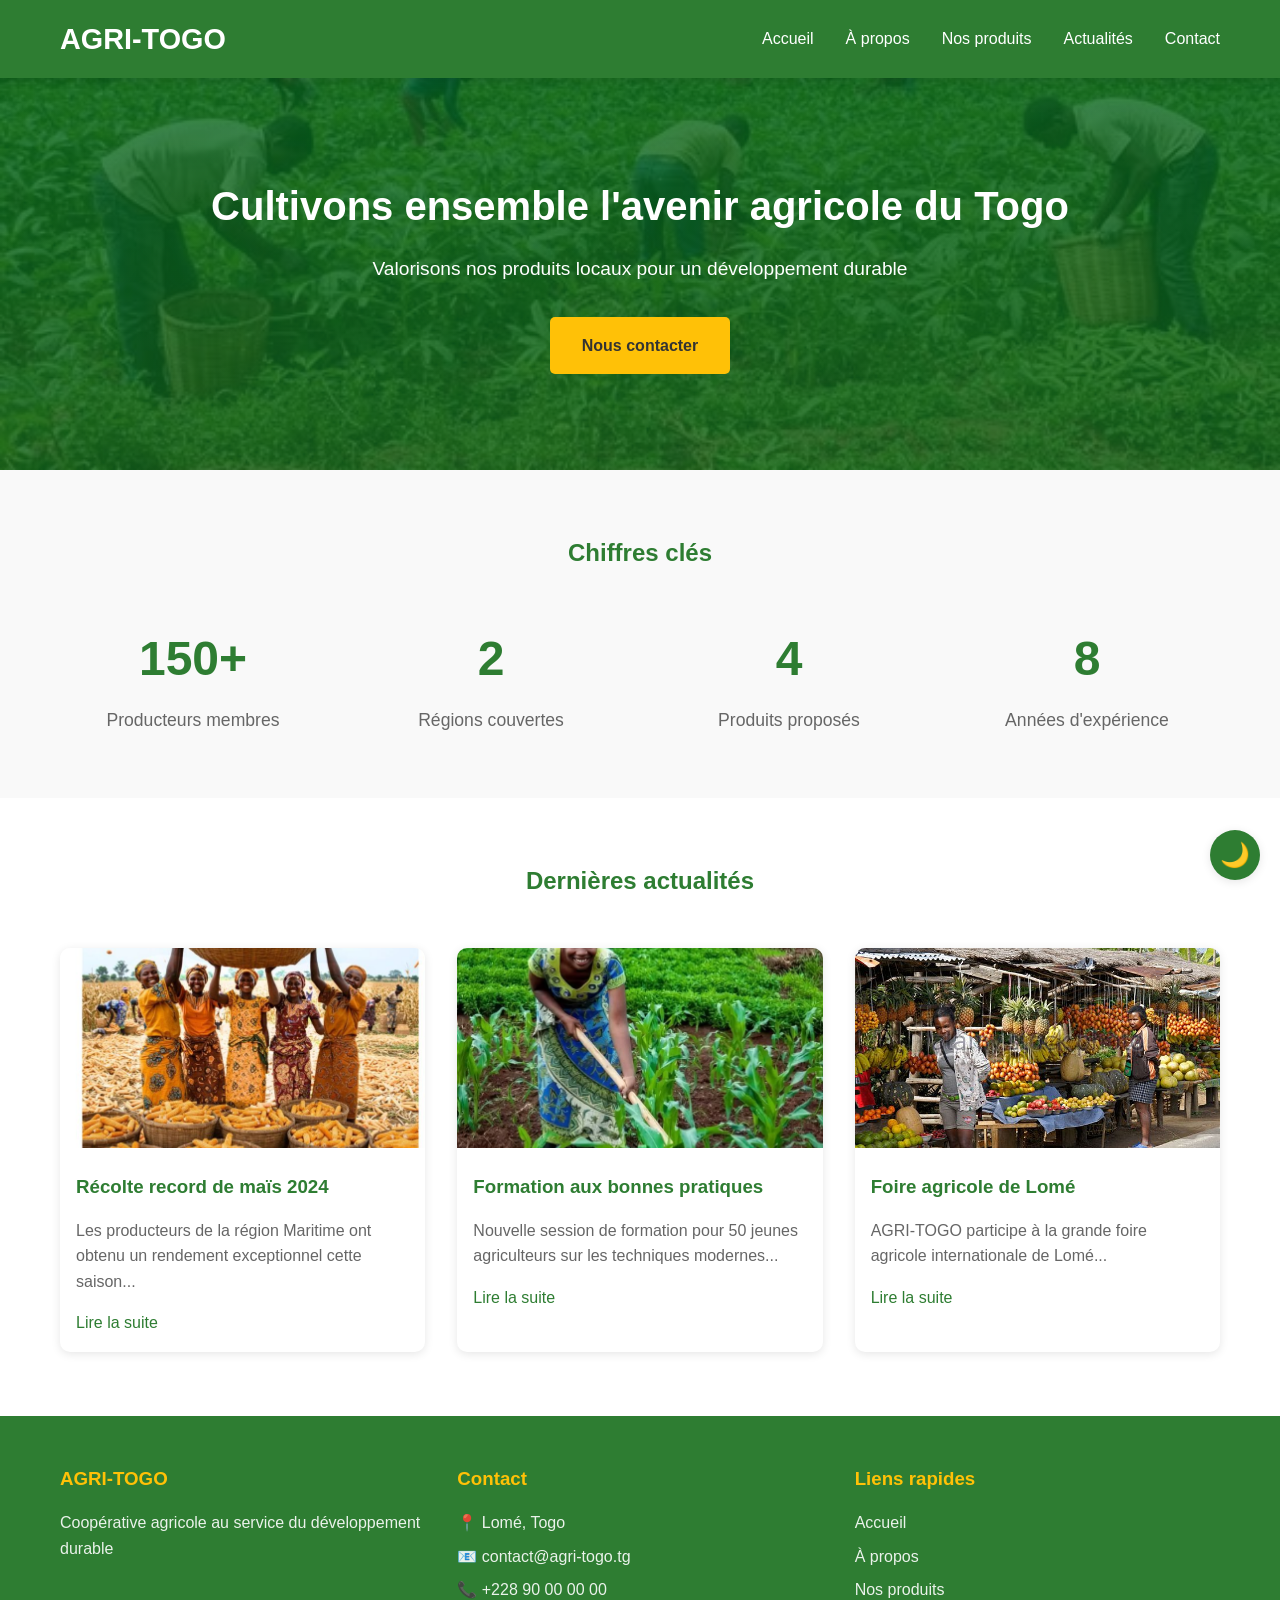
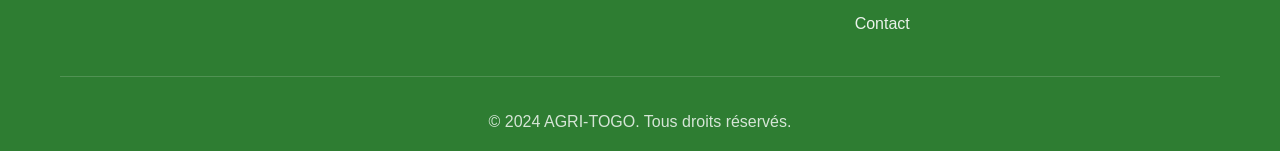
<file: index.html>
<!DOCTYPE html>
<html lang="fr">
<head>
    <meta charset="UTF-8">
    <meta name="viewport" content="width=device-width, initial-scale=1.0">
    <title>AGRI-TOGO - Coopérative Agricole</title>
    <link rel="stylesheet" href="style.css">
</head>
<body>
    <!---============Barre de navigation=================--->
    <header>
        <div class="container">
            <div class="logo">
                <h1>AGRI-TOGO</h1>
            </div>
            <nav>
                <ul class="nav-links">
                    <li><a href="index.html" class="active">Accueil</a></li>
                    <li><a href="a-propos.html">À propos</a></li>
                    <li><a href="produits.html">Nos produits</a></li>
                    <li><a href="actualites.html">Actualités</a></li>
                    <li><a href="contact.html">Contact</a></li>
                </ul>

                <!---=======Menu hamburger=======--->
                <div class="hamburger">
                    <span></span>
                    <span></span>
                    <span></span>
                </div>
            </nav>
        </div>
    </header>

    <main>
        <section class="hero">
            <div class="container">
                <h2>Cultivons ensemble l'avenir agricole du Togo</h2>
                <p>Valorisons nos produits locaux pour un développement durable</p>
                <a href="contact.html" class="cta-button">Nous contacter</a>
            </div>
        </section>

        <section class="chiffres-cles">
            <div class="container">
                <h2>Chiffres clés</h2>
                <div class="chiffres-grid">
                    <div class="chiffre">
                        <h3>150+</h3>
                        <p>Producteurs membres</p>
                    </div>
                    <div class="chiffre">
                        <h3>2</h3>
                        <p>Régions couvertes</p>
                    </div>
                    <div class="chiffre">
                        <h3>4</h3>
                        <p>Produits proposés</p>
                    </div>
                    <div class="chiffre">
                        <h3>8</h3>
                        <p>Années d'expérience</p>
                    </div>
                </div>
            </div>
        </section>

        <section class="dernieres-actualites">
            <div class="container">
                <h2>Dernières actualités</h2>
                <div class="actualites-grid">
                    <article class="actualite">
                        <img src="image/r-recor.jpg" alt="Récolte de maïs">
                        <h3>Récolte record de maïs 2024</h3>
                        <p>Les producteurs de la région Maritime ont obtenu un rendement exceptionnel cette saison...</p>
                        <a href="actualites.html" class="lire-suite">Lire la suite</a>
                    </article>
                    <article class="actualite">
                        <img src="image/ppp.jpg" alt="Formation agricole">
                        <h3>Formation aux bonnes pratiques</h3>
                        <p>Nouvelle session de formation pour 50 jeunes agriculteurs sur les techniques modernes...</p>
                        <a href="actualites.html" class="lire-suite">Lire la suite</a>
                    </article>
                    <article class="actualite">
                        <img src="image/Vente.jpg" alt="Foire agricole">
                        <h3>Foire agricole de Lomé</h3>
                        <p>AGRI-TOGO participe à la grande foire agricole internationale de Lomé...</p>
                        <a href="actualites.html" class="lire-suite">Lire la suite</a>
                    </article>
                </div>
            </div>
        </section>
    </main>

    <!---============footer===============--->

    <footer>
        <div class="container">
            <div class="footer-content">
                <div class="footer-section">
                    <h3>AGRI-TOGO</h3>
                    <p>Coopérative agricole au service du développement durable</p>
                </div>
                <div class="footer-section">
                    <h3>Contact</h3>
                    <p>📍 Lomé, Togo</p>
                    <p>📧 contact@agri-togo.tg</p>
                    <p>📞 +228 90 00 00 00</p>
                </div>
                <div class="footer-section">
                    <h3>Liens rapides</h3>
                    <ul>
                            <li><a href="index.html">Accueil</a></li>
                            <li><a href="a-propos.html">À propos</a></li>
                            <li><a href="produits.html">Nos produits</a></li>
                            <li><a href="contact.html">Contact</a></li>
                    </ul>
                </div>
            </div>
            <div class="footer-bottom">
                <p>&copy; 2024 AGRI-TOGO. Tous droits réservés.</p>
            </div>
        </div>
    </footer>

    <script src="script.js"></script>
</body>
</html>
</file>
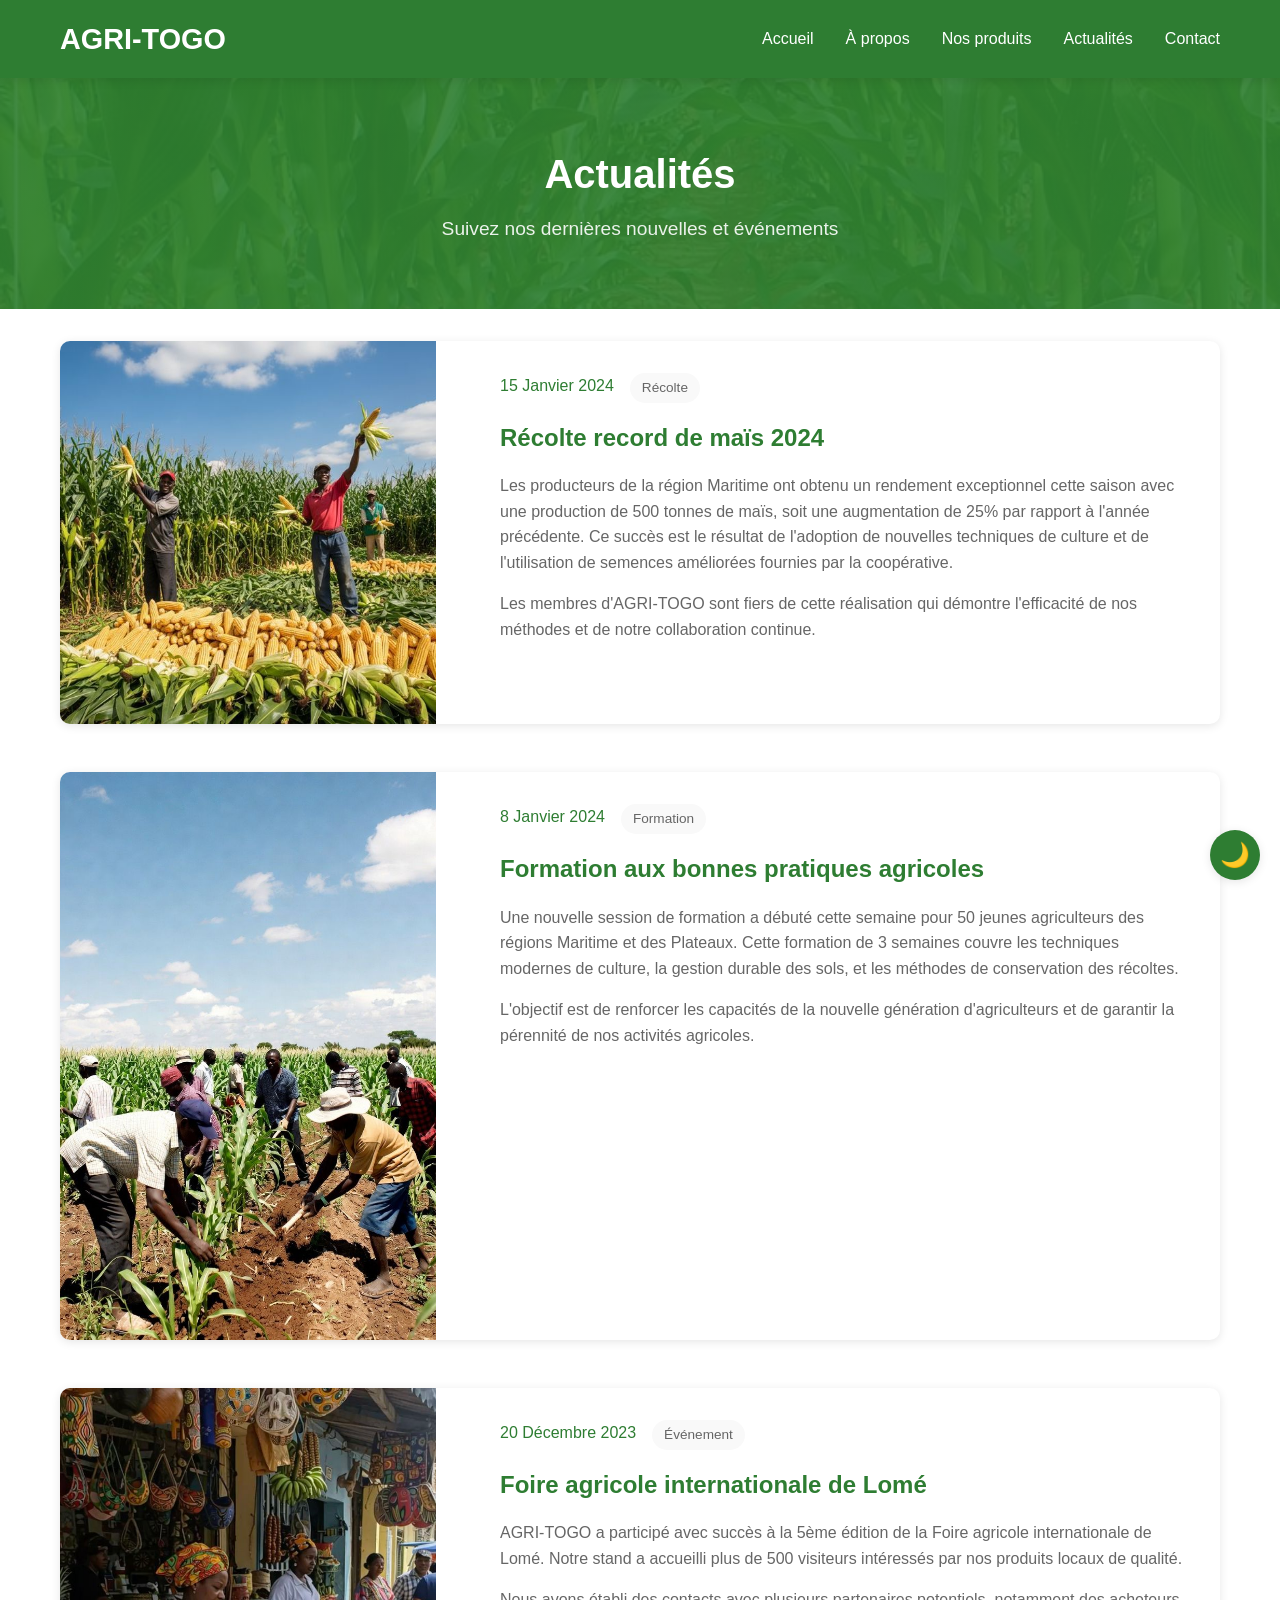
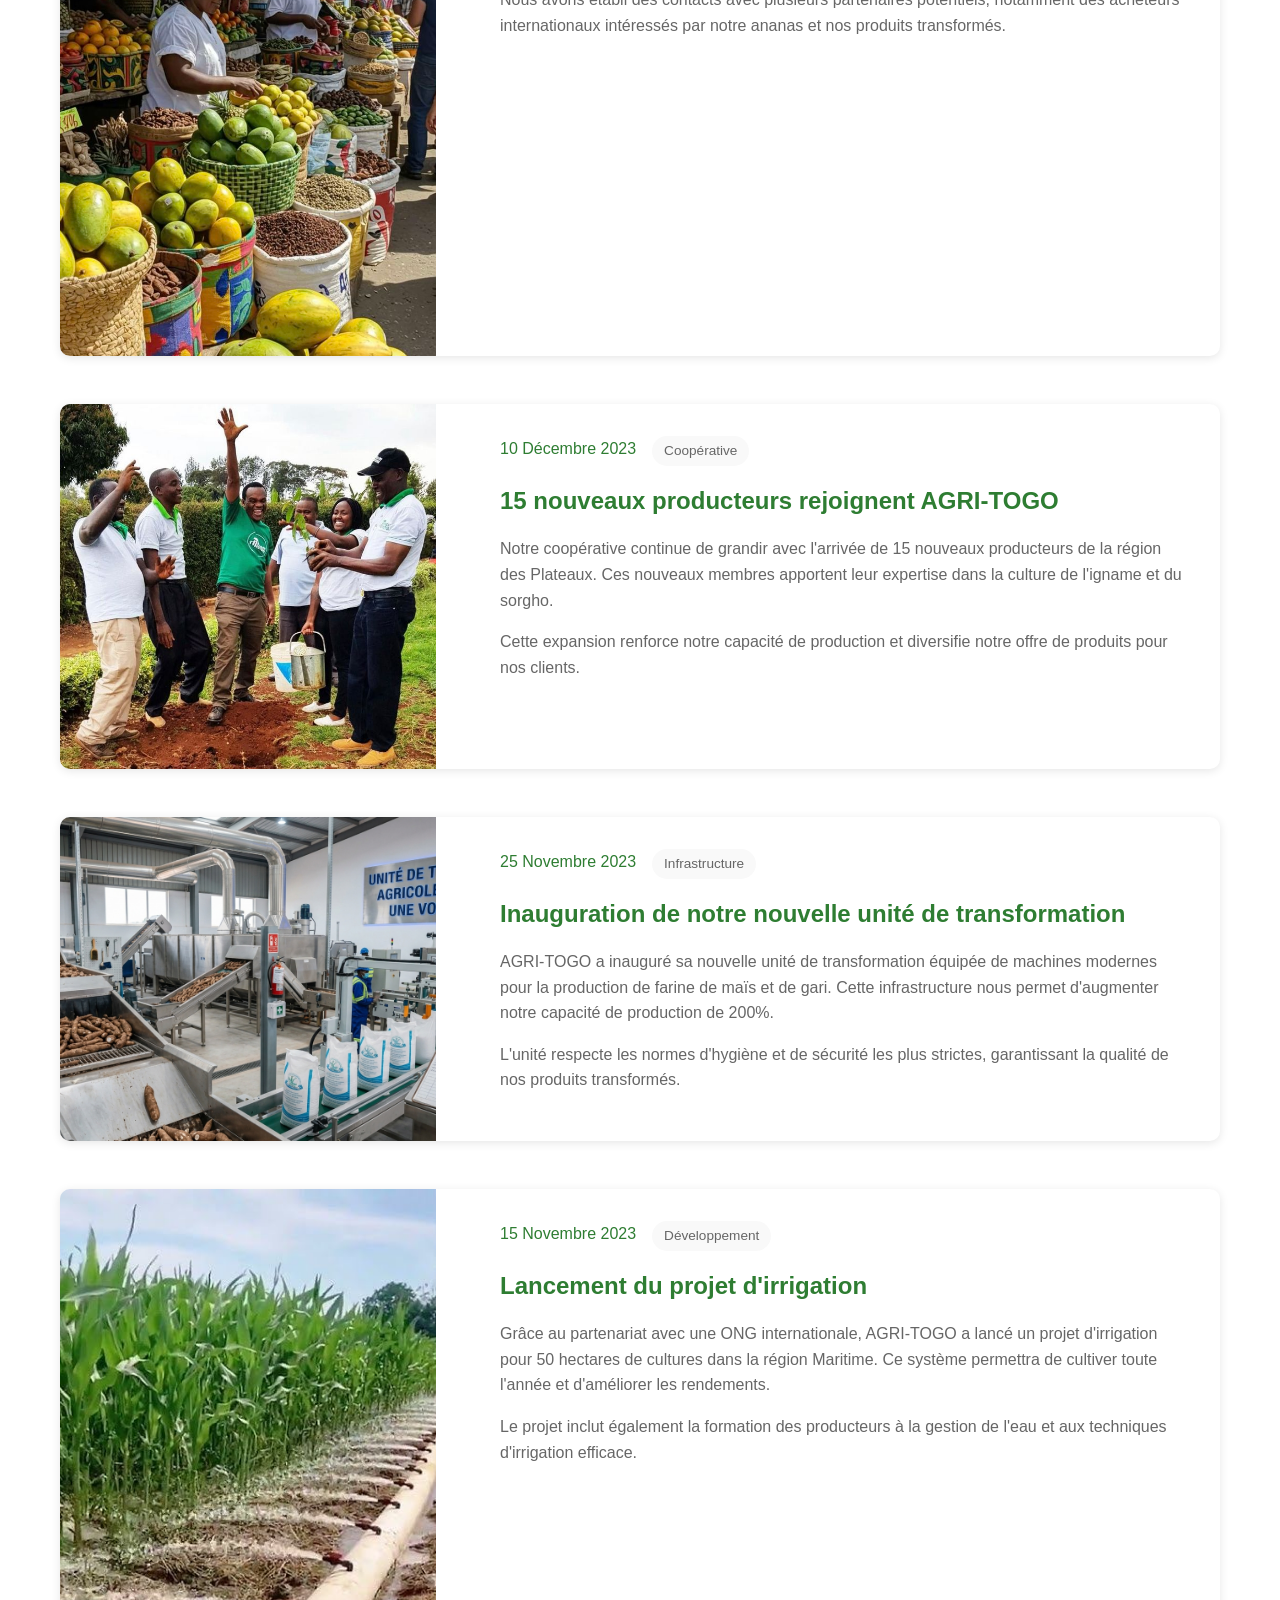
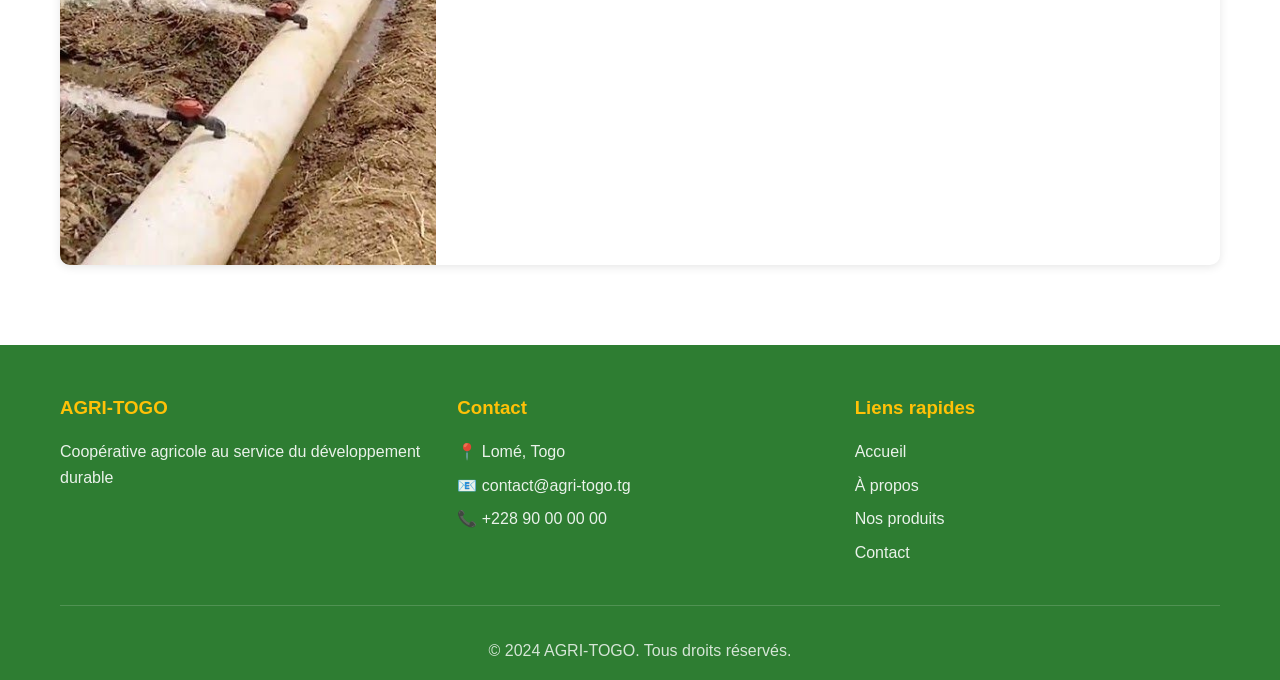
<file: actualites.html>
<!DOCTYPE html>
<html lang="fr">
<head>
    <meta charset="UTF-8">
    <meta name="viewport" content="width=device-width, initial-scale=1.0">
    <title>Actualités - AGRI-TOGO</title>
    <link rel="stylesheet" href="style.css">
</head>
<body>
    <!---============Barre de navigation=================--->
    <header>
        <div class="container">
            <div class="logo">
                <h1>AGRI-TOGO</h1>
            </div>
            <nav>
                <ul class="nav-links">
                    <li><a href="index.html">Accueil</a></li>
                    <li><a href="a-propos.html">À propos</a></li>
                    <li><a href="produits.html">Nos produits</a></li>
                    <li><a href="actualites.html" class="active">Actualités</a></li>
                    <li><a href="contact.html">Contact</a></li>
                </ul>

                <!---=======Menu hamburger=======--->
                <div class="hamburger">
                    <span></span>
                    <span></span>
                    <span></span>
                </div>
            </nav>
        </div>
    </header>

    <main>

        <!---============Section actualités===============--->
        <section class="page-header">
            <div class="container">
                <h1>Actualités</h1>
                <p>Suivez nos dernières nouvelles et événements</p>
            </div>
        </section>

        <section class="actualites-liste">
            <div class="container">
                <article class="actualite-item">
                    <div class="actualite-image">
                        <img src="image/maîs-recolte.jpg" alt="Récolte de maïs">
                    </div>
                    <div class="actualite-content">
                        <div class="actualite-meta">
                            <span class="date">15 Janvier 2024</span>
                            <span class="categorie">Récolte</span>
                        </div>
                        <h2>Récolte record de maïs 2024</h2>
                        <p>Les producteurs de la région Maritime ont obtenu un rendement exceptionnel cette saison avec une production de 500 tonnes de maïs, soit une augmentation de 25% par rapport à l'année précédente. Ce succès est le résultat de l'adoption de nouvelles techniques de culture et de l'utilisation de semences améliorées fournies par la coopérative.</p>
                        <p>Les membres d'AGRI-TOGO sont fiers de cette réalisation qui démontre l'efficacité de nos méthodes et de notre collaboration continue.</p>
                    </div>
                </article>

                <article class="actualite-item">
                    <div class="actualite-image">
                        <img src="image/bn-pratique.jpg" alt="Formation agricole">
                    </div>
                    <div class="actualite-content">
                        <div class="actualite-meta">
                            <span class="date">8 Janvier 2024</span>
                            <span class="categorie">Formation</span>
                        </div>
                        <h2>Formation aux bonnes pratiques agricoles</h2>
                        <p>Une nouvelle session de formation a débuté cette semaine pour 50 jeunes agriculteurs des régions Maritime et des Plateaux. Cette formation de 3 semaines couvre les techniques modernes de culture, la gestion durable des sols, et les méthodes de conservation des récoltes.</p>
                        <p>L'objectif est de renforcer les capacités de la nouvelle génération d'agriculteurs et de garantir la pérennité de nos activités agricoles.</p>
                    </div>
                </article>

                <article class="actualite-item">
                    <div class="actualite-image">
                        <img src="image/Marché Africain.jpg" alt="Foire agricole">
                    </div>
                    <div class="actualite-content">
                        <div class="actualite-meta">
                            <span class="date">20 Décembre 2023</span>
                            <span class="categorie">Événement</span>
                        </div>
                        <h2>Foire agricole internationale de Lomé</h2>
                        <p>AGRI-TOGO a participé avec succès à la 5ème édition de la Foire agricole internationale de Lomé. Notre stand a accueilli plus de 500 visiteurs intéressés par nos produits locaux de qualité.</p>
                        <p>Nous avons établi des contacts avec plusieurs partenaires potentiels, notamment des acheteurs internationaux intéressés par notre ananas et nos produits transformés.</p>
                    </div>
                </article>

                <article class="actualite-item">
                    <div class="actualite-image">
                        <img src="image/n-membres.jpg" alt="Nouveaux membres">
                    </div>
                    <div class="actualite-content">
                        <div class="actualite-meta">
                            <span class="date">10 Décembre 2023</span>
                            <span class="categorie">Coopérative</span>
                        </div>
                        <h2>15 nouveaux producteurs rejoignent AGRI-TOGO</h2>
                        <p>Notre coopérative continue de grandir avec l'arrivée de 15 nouveaux producteurs de la région des Plateaux. Ces nouveaux membres apportent leur expertise dans la culture de l'igname et du sorgho.</p>
                        <p>Cette expansion renforce notre capacité de production et diversifie notre offre de produits pour nos clients.</p>
                    </div>
                </article>

                <article class="actualite-item">
                    <div class="actualite-image">
                        <img src="image/image_3c932571.png" width="100" height="100" alt="Unité de transformation">
                    </div>
                    <div class="actualite-content">
                        <div class="actualite-meta">
                            <span class="date">25 Novembre 2023</span>
                            <span class="categorie">Infrastructure</span>
                        </div>
                        <h2>Inauguration de notre nouvelle unité de transformation</h2>
                        <p>AGRI-TOGO a inauguré sa nouvelle unité de transformation équipée de machines modernes pour la production de farine de maïs et de gari. Cette infrastructure nous permet d'augmenter notre capacité de production de 200%.</p>
                        <p>L'unité respecte les normes d'hygiène et de sécurité les plus strictes, garantissant la qualité de nos produits transformés.</p>
                    </div>
                </article>

                <article class="actualite-item">
                    <div class="actualite-image">
                        <img src="image/irrigation.jpg" alt="Projet irrigation">
                    </div>
                    <div class="actualite-content">
                        <div class="actualite-meta">
                            <span class="date">15 Novembre 2023</span>
                            <span class="categorie">Développement</span>
                        </div>
                        <h2>Lancement du projet d'irrigation</h2>
                        <p>Grâce au partenariat avec une ONG internationale, AGRI-TOGO a lancé un projet d'irrigation pour 50 hectares de cultures dans la région Maritime. Ce système permettra de cultiver toute l'année et d'améliorer les rendements.</p>
                        <p>Le projet inclut également la formation des producteurs à la gestion de l'eau et aux techniques d'irrigation efficace.</p>
                    </div>
                </article>
            </div>
        </section>
    </main>

    <!---============footer===============--->
    <footer>
        <div class="container">
            <div class="footer-content">
                <div class="footer-section">
                    <h3>AGRI-TOGO</h3>
                    <p>Coopérative agricole au service du développement durable</p>
                </div>
                <div class="footer-section">
                    <h3>Contact</h3>
                    <p>📍 Lomé, Togo</p>
                    <p>📧 contact@agri-togo.tg</p>
                    <p>📞 +228 90 00 00 00</p>
                </div>
                <div class="footer-section">
                    <h3>Liens rapides</h3>
                    <ul>
                        <li><a href="index.html">Accueil</a></li>
                        <li><a href="a-propos.html">À propos</a></li>
                        <li><a href="produits.html">Nos produits</a></li>
                        <li><a href="contact.html">Contact</a></li>
                    </ul>
                </div>
            </div>
            <div class="footer-bottom">
                <p>&copy; 2024 AGRI-TOGO. Tous droits réservés.</p>
            </div>
        </div>
    </footer>

    <script src="script.js"></script>
</body>
</html>
</file>
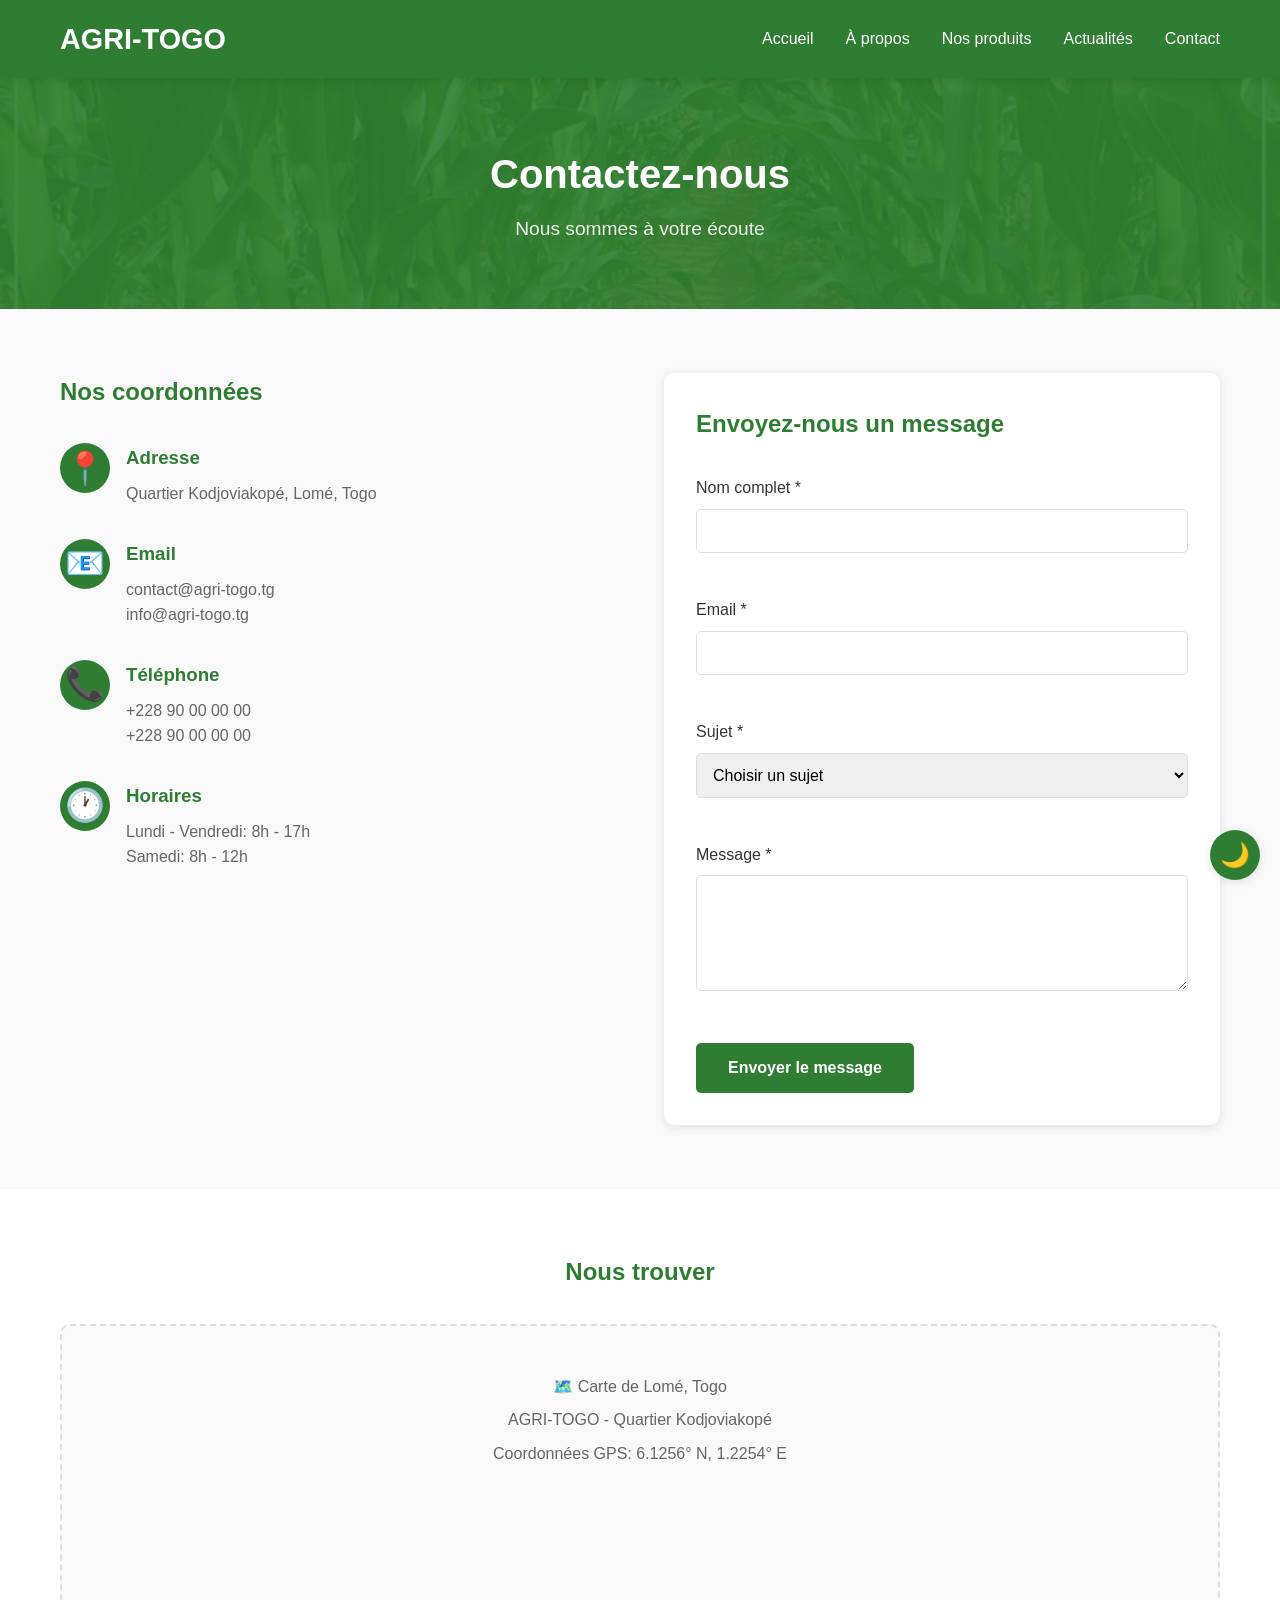
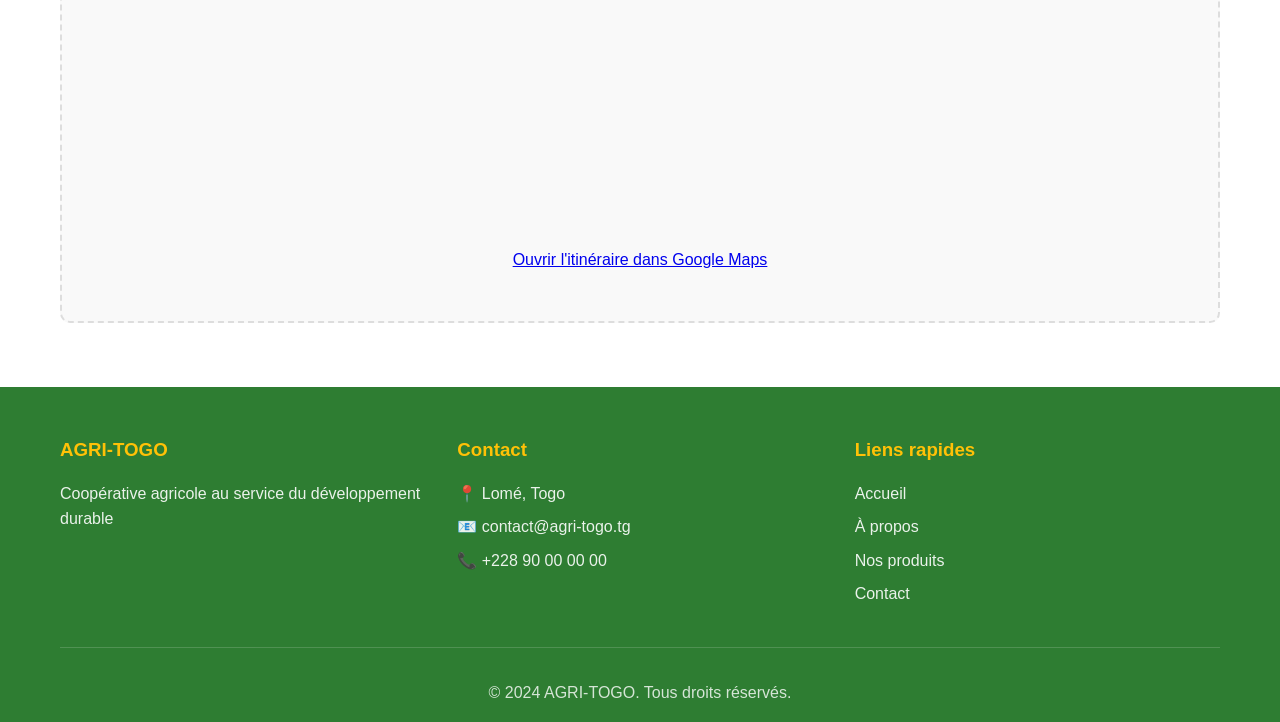
<file: contact.html>
<!DOCTYPE html>
<html lang="fr">
<head>
    <meta charset="UTF-8">
    <meta name="viewport" content="width=device-width, initial-scale=1.0">
    <title>Contact - AGRI-TOGO</title>
    <link rel="stylesheet" href="style.css">
</head>
<body>
    <!---============Barre de navigation=================--->
    <header>
        <div class="container">
            <div class="logo">
                <h1>AGRI-TOGO</h1>
            </div>
            <nav>
                <ul class="nav-links">
                    <li><a href="index.html">Accueil</a></li>
                    <li><a href="a-propos.html">À propos</a></li>
                    <li><a href="produits.html">Nos produits</a></li>
                    <li><a href="actualites.html">Actualités</a></li>
                    <li><a href="contact.html" class="active">Contact</a></li>
                </ul>

                <!---=======Menu hamburger=======--->
                <div class="hamburger">
                    <span></span>
                    <span></span>
                    <span></span>
                </div>
            </nav>
        </div>
    </header>

    <main>
        <section class="page-header">
            <div class="container">
                <h1>Contactez-nous</h1>
                <p>Nous sommes à votre écoute</p>
            </div>
        </section>

      <!---============Section contact===============--->  

        <section class="contact-section">
            <div class="container">
                <div class="contact-content">
                    <div class="contact-info">
                        <h2>Nos coordonnées</h2>
                        <div class="info-item">
                            <div class="info-icon">📍</div>
                            <div class="info-text">
                                <h3>Adresse</h3>
                                <p>Quartier Kodjoviakopé, Lomé, Togo</p>
                            </div>
                        </div>
                        <div class="info-item">
                            <div class="info-icon">📧</div>
                            <div class="info-text">
                                <h3>Email</h3>
                                <p>contact@agri-togo.tg</p>
                                <p>info@agri-togo.tg</p>
                            </div>
                        </div>
                        <div class="info-item">
                            <div class="info-icon">📞</div>
                            <div class="info-text">
                                <h3>Téléphone</h3>
                                <p>+228 90 00 00 00</p>
                                <p>+228 90 00 00 00</p>
                            </div>
                        </div>
                        <div class="info-item">
                            <div class="info-icon">🕐</div>
                            <div class="info-text">
                                <h3>Horaires</h3>
                                <p>Lundi - Vendredi: 8h - 17h</p>
                                <p>Samedi: 8h - 12h</p>
                            </div>
                        </div>
                    </div>

                    <!---============Formulaire de contact===============--->

                    <div class="contact-form">
                        <h2>Envoyez-nous un message</h2>
                        <form id="contactForm">
                            <div class="form-group">
                                <label for="nom">Nom complet *</label>
                                <input type="text" id="nom" name="nom" required>
                                <span class="error-message"></span>
                            </div>
                            <div class="form-group">
                                <label for="email">Email *</label>
                                <input type="email" id="email" name="email" required>
                                <span class="error-message"></span>
                            </div>
                            <div class="form-group">
                                <label for="sujet">Sujet *</label>
                                <select id="sujet" name="sujet" required>
                                    <option value="">Choisir un sujet</option>
                                    <option value="information">Demande d'information</option>
                                    <option value="partenariat">Proposition de partenariat</option>
                                    <option value="commande">Commande de produits</option>
                                    <option value="adhesion">Adhésion à la coopérative</option>
                                    <option value="autre">Autre</option>
                                </select>
                                <span class="error-message"></span>
                            </div>
                            <div class="form-group">
                                <label for="message">Message *</label>
                                <textarea id="message" name="message" rows="5" required></textarea>
                                <span class="error-message"></span>
                            </div>
                            <button type="submit" class="submit-btn">Envoyer le message</button>
                        </form>
                        <div id="formSuccess" class="success-message">
                            <p>✓ Votre message a été envoyé avec succès ! Nous vous répondrons dans les plus brefs délais.</p>
                        </div>
                    </div>
                </div>
            </div>
        </section>

        <!---============Section carte et itinéraire===============--->

        <section class="map-section">
            <div class="container">
                <h2>Nous trouver</h2>
                <div class="map-placeholder">
                    <div class="map-content">
                        <p>🗺️ Carte de Lomé, Togo</p>
                        <p>AGRI-TOGO - Quartier Kodjoviakopé</p>
                        <p>Coordonnées GPS: 6.1256° N, 1.2254° E</p>
                        <iframe 
                src="https://maps.google.com/maps?q=Kodjoviakop%C3%A9,+Lom%C3%A9,+Togo&t=&z=16&ie=UTF8&iwloc=&output=embed" 
                width="100%" 
                height="350" 
                style="border:0; border-radius: var(--radius, 8px);" 
                allowfullscreen="" 
                loading="lazy" 
                referrerpolicy="no-referrer-when-downgrade">
            </iframe>
        </div>
        
        <!-- Bouton direct vers votre lien Google Maps -->
        <div style="text-align: center; margin-top: 15px;">
            <a href="https://maps.app.goo.gl/mjLLKNpsAV3gKmQQ9" target="_blank" rel="noopener noreferrer" class="btn btn-outline">
                Ouvrir l'itinéraire dans Google Maps 
            </a>
        </div>
                    </div>
                </div>
            </div>
        </section>
    </main>

    <!---============footer===============--->

    <footer>
        <div class="container">
            <div class="footer-content">
                <div class="footer-section">
                    <h3>AGRI-TOGO</h3>
                    <p>Coopérative agricole au service du développement durable</p>
                </div>
                <div class="footer-section">
                    <h3>Contact</h3>
                    <p>📍 Lomé, Togo</p>
                    <p>📧 contact@agri-togo.tg</p>
                    <p>📞 +228 90 00 00 00</p>
                </div>
                <div class="footer-section">
                    <h3>Liens rapides</h3>
                    <ul>
                        <li><a href="index.html">Accueil</a></li>
                        <li><a href="a-propos.html">À propos</a></li>
                        <li><a href="produits.html">Nos produits</a></li>
                        <li><a href="contact.html">Contact</a></li>
                    </ul>
                </div>
            </div>
            <div class="footer-bottom">
                <p>&copy; 2024 AGRI-TOGO. Tous droits réservés.</p>
            </div>
        </div>
    </footer>

    <script src="script.js"></script>
</body>
</html>
</file>
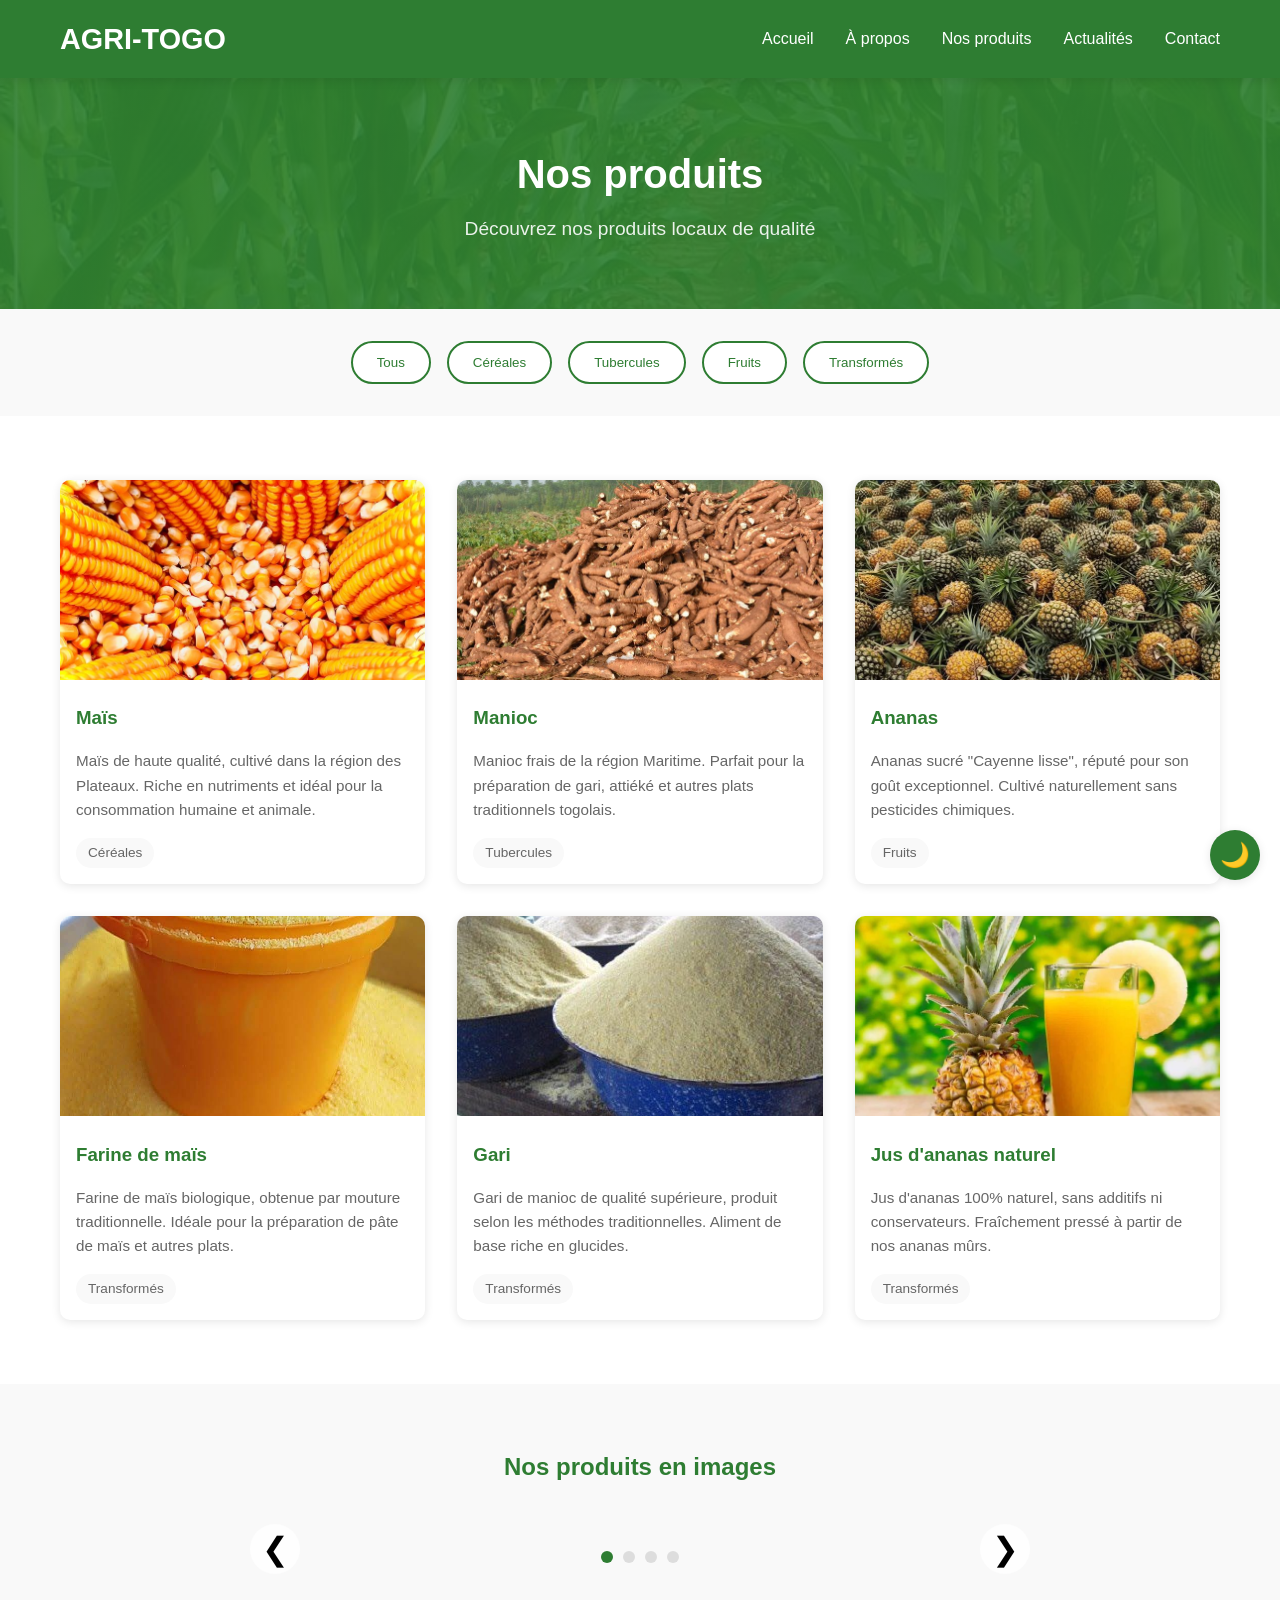
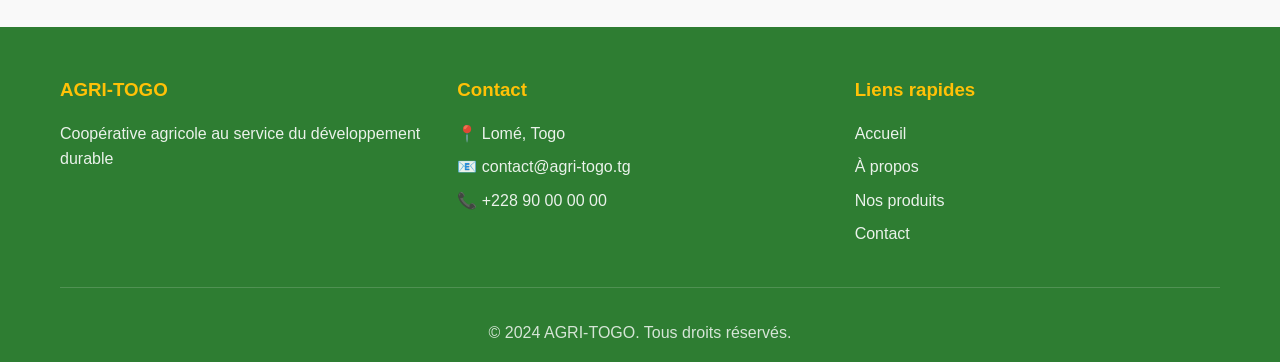
<file: produits.html>
<!DOCTYPE html>
<html lang="fr">
<head>
    <meta charset="UTF-8">
    <meta name="viewport" content="width=device-width, initial-scale=1.0">
    <title>Nos produits - AGRI-TOGO</title>
    <link rel="stylesheet" href="style.css">
</head>
<body>
    <!---============Barre de navigation=================--->

    <header>
        <div class="container">
            <div class="logo">
                <h1>AGRI-TOGO</h1>
            </div>
            <nav>
                <ul class="nav-links">
                    <li><a href="index.html">Accueil</a></li>
                    <li><a href="a-propos.html">À propos</a></li>
                    <li><a href="produits.html" class="active">Nos produits</a></li>
                    <li><a href="actualites.html">Actualités</a></li>
                    <li><a href="contact.html">Contact</a></li>
                </ul>

                <!---=======Menu hamburger=======--->

                <div class="hamburger">
                    <span></span>
                    <span></span>
                    <span></span>
                </div>
            </nav>
        </div>
    </header>

    <main>

        <!---============Section nos produits===============--->

        <section class="page-header">
            <div class="container">
                <h1>Nos produits</h1>
                <p>Découvrez nos produits locaux de qualité</p>
            </div>
        </section>

        <!---============Section filtres===============--->

        <section class="filtres">
            <div class="container">
                <div class="filtre-buttons">
                    <button class="filtre-btn" data-filtre="tous">Tous</button>
                    <button class="filtre-btn" data-filtre="cereales">Céréales</button>
                    <button class="filtre-btn" data-filtre="tubercules">Tubercules</button>
                    <button class="filtre-btn" data-filtre="fruits">Fruits</button>
                    <button class="filtre-btn" data-filtre="transformes">Transformés</button>
                </div>
            </div>
        </section>

        <section class="produits">
            <div class="container">
                <div class="produits-grid">
                    <div class="produit" data-categorie="cereales">
                        <img src="image/Maize 🌾.jpg" width="400" alt="Maïs">
                        <h3>Maïs</h3>
                        <p>Maïs de haute qualité, cultivé dans la région des Plateaux. Riche en nutriments et idéal pour la consommation humaine et animale.</p>
                        <span class="categorie">Céréales</span>
                    </div>
                    <div class="produit" data-categorie="tubercules">
                        <img src="image/manioc.jpg" width="400" alt="Manioc">
                        <h3>Manioc</h3>
                        <p>Manioc frais de la région Maritime. Parfait pour la préparation de gari, attiéké et autres plats traditionnels togolais.</p>
                        <span class="categorie">Tubercules</span>
                    </div>
                    <div class="produit" data-categorie="fruits">
                        <img src="image/Ananas.jpg" width="400" height="300" alt="Ananas">
                        <h3>Ananas</h3>
                        <p>Ananas sucré "Cayenne lisse", réputé pour son goût exceptionnel. Cultivé naturellement sans pesticides chimiques.</p>
                        <span class="categorie">Fruits</span>
                    </div>
                    <div class="produit" data-categorie="transformes">
                        <img src="image/farine-maîs.jpg" width="400" height="300" alt="Farine de maïs">
                        <h3>Farine de maïs</h3>
                        <p>Farine de maïs biologique, obtenue par mouture traditionnelle. Idéale pour la préparation de pâte de maïs et autres plats.</p>
                        <span class="categorie">Transformés</span>
                    </div>
                    <div class="produit" data-categorie="transformes">
                        <img src="image/Gari du Togo.jpg" width="400" height="300" alt="Gari">
                        <h3>Gari</h3>
                        <p>Gari de manioc de qualité supérieure, produit selon les méthodes traditionnelles. Aliment de base riche en glucides.</p>
                        <span class="categorie">Transformés</span>
                    </div>
                    <div class="produit" data-categorie="transformes">
                        <img src="image/Jus d’ananas.jpg" width="400" height="300" alt="Jus d'ananas">
                        <h3>Jus d'ananas naturel</h3>
                        <p>Jus d'ananas 100% naturel, sans additifs ni conservateurs. Fraîchement pressé à partir de nos ananas mûrs.</p>
                        <span class="categorie">Transformés</span>
                    </div>
                </div>
            </div>
        </section>

        <!---============Section carrousel===============--->

        <section class="carrousel-section">
            <div class="container">
                <h2>Nos produits en images</h2>
                <div class="carrousel">
                    <div class="carrousel-container">
                        <div class="carrousel-slide">
                            <img src="image/yellow corns.jpg" alt="Maïs">
                            <div class="carrousel-caption">
                                <h3>Maïs</h3>
                                <p>Cultivé avec passion dans nos champs</p>
                            </div>
                        </div>
                        <div class="carrousel-slide">
                            <img src="image/IM-manioc.jpg" alt="Manioc">
                            <div class="carrousel-caption">
                                <h3>Manioc</h3>
                                <p>La base de notre alimentation</p>
                            </div>
                        </div>
                        <div class="carrousel-slide">
                            <img src="image/l'ananas.jpg" alt="Ananas">
                            <div class="carrousel-caption">
                                <h3>Ananas</h3>
                                <p>Le fruit roi du Togo</p>
                            </div>
                        </div>
                        <div class="carrousel-slide">
                            <img src="image/farine.jpg" alt="Farine">
                            <div class="carrousel-caption">
                                <h3>Farine de maïs</h3>
                                <p>Transformée avec soin</p>
                            </div>
                        </div>
                    </div>
                    <button class="carrousel-prev">❮</button>
                    <button class="carrousel-next">❯</button>
                    <div class="carrousel-indicators">
                        <span class="indicator active"></span>
                        <span class="indicator"></span>
                        <span class="indicator"></span>
                        <span class="indicator"></span>
                    </div>
                </div>
            </div>
        </section>
    </main>

    <!---============footer===============--->

    <footer>
        <div class="container">
            <div class="footer-content">
                <div class="footer-section">
                    <h3>AGRI-TOGO</h3>
                    <p>Coopérative agricole au service du développement durable</p>
                </div>
                <div class="footer-section">
                    <h3>Contact</h3>
                    <p>📍 Lomé, Togo</p>
                    <p>📧 contact@agri-togo.tg</p>
                    <p>📞 +228 90 00 00 00</p>
                </div>
                <div class="footer-section">
                    <h3>Liens rapides</h3>
                    <ul>
                        <li><a href="index.html">Accueil</a></li>
                        <li><a href="a-propos.html">À propos</a></li>
                        <li><a href="produits.html">Nos produits</a></li>
                        <li><a href="contact.html">Contact</a></li>
                    </ul>
                </div>
            </div>
            <div class="footer-bottom">
                <p>&copy; 2024 AGRI-TOGO. Tous droits réservés.</p>
            </div>
        </div>
    </footer>

    <script src="script.js"></script>
</body>
</html>
</file>
<file: style.css>
/* Reset et base */
* {
    margin: 0;
    padding: 0;
    box-sizing: border-box;
}

:root {
    --primary-color: #2E7D32;
    --secondary-color: #8ddf90;
    --accent-color: #FFC107;
    --text-dark: #333333;
    --text-light: #666666;
    --bg-light: #f9f9f9;
    --bg-white: #ffffff;
    --border-color: #dddddd;
    --shadow: 0 2px 10px rgba(0, 0, 0, 0.1);
}

body {
    font-family: 'Segoe UI', Tahoma, Geneva, Verdana, sans-serif;
    line-height: 1.6;
    color: var(--text-dark);
    background-color: var(--bg-white);
}

.container {
    max-width: 1200px;
    margin: 0 auto;
    padding: 0 20px;
}

/* Header */
header {
    background-color: var(--primary-color);
    color: white;
    padding: 1rem 0;
    position: sticky;
    top: 0;
    z-index: 1000;
    box-shadow: var(--shadow);
}

header .container {
    display: flex;
    justify-content: space-between;
    align-items: center;
}

.logo h1 {
    font-size: 1.8rem;
    font-weight: bold;
    color: white;
}

nav {
    display: flex;
    align-items: center;
}

.nav-links {
    display: flex;
    list-style: none;
    gap: 2rem;
}

.nav-links a {
    color: white;
    text-decoration: none;
    font-weight: 500;
    transition: color 0.3s;
}

.nav-links a:hover,
.nav-links a.active {
    color: var(--accent-color);
}

.hamburger {
    display: none;
    flex-direction: column;
    cursor: pointer;
    gap: 5px;
}

.hamburger span {
    width: 25px;
    height: 3px;
    background-color: white;
    transition: 0.3s;
}

/* Main sections */
main {
    min-height: calc(100vh - 200px);
}

section {
    padding: 4rem 0;
}

/* Hero section */
.hero {
    background: linear-gradient(rgba(6, 101, 31, 0.8), rgba(17, 97, 30, 0.8)),
                url('image/cultivateurs.jpg') center/cover;
    color: white;
    text-align: center;
    padding: 6rem 0;
}

.hero h2 {
    font-size: 2.5rem;
    margin-bottom: 1rem;
}

.hero p {
    font-size: 1.2rem;
    margin-bottom: 2rem;
}

.cta-button {
    display: inline-block;
    background-color: var(--accent-color);
    color: var(--text-dark);
    padding: 1rem 2rem;
    text-decoration: none;
    border-radius: 5px;
    font-weight: bold;
    transition: transform 0.3s, background-color 0.3s;
}

.cta-button:hover {
    background-color: #FFD54F;
    transform: translateY(-2px);
}

/* Chiffres clés */
.chiffres-cles {
    background-color: var(--bg-light);
}

.chiffres-cles h2 {
    text-align: center;
    margin-bottom: 3rem;
    color: var(--primary-color);
}

.chiffres-grid {
    display: grid;
    grid-template-columns: repeat(auto-fit, minmax(200px, 1fr));
    gap: 2rem;
    text-align: center;
}

.chiffre h3 {
    font-size: 3rem;
    color: var(--primary-color);
    margin-bottom: 0.5rem;
}

.chiffre p {
    color: var(--text-light);
    font-size: 1.1rem;
}

/* Dernières actualités */
.dernieres-actualites h2 {
    text-align: center;
    margin-bottom: 3rem;
    color: var(--primary-color);
}

.actualites-grid {
    display: grid;
    grid-template-columns: repeat(auto-fit, minmax(300px, 1fr));
    gap: 2rem;
}

.actualite {
    background: white;
    border-radius: 10px;
    overflow: hidden;
    box-shadow: var(--shadow);
    transition: transform 0.3s;
}

.actualite:hover {
    transform: translateY(-5px);
}

.actualite img {
    width: 100%;
    height: 200px;
    object-fit: cover;
}

.actualite h3 {
    padding: 1rem;
    color: var(--primary-color);
}

.actualite p {
    padding: 0 1rem 1rem;
    color: var(--text-light);
}

.lire-suite {
    display: inline-block;
    margin: 0 1rem 1rem;
    color: var(--primary-color);
    text-decoration: none;
    font-weight: 500;
}

.lire-suite:hover {
    text-decoration: underline;
}

/* Page header */
.page-header {
    background: linear-gradient(rgba(46, 125, 50, 0.9), rgba(46, 125, 50, 0.9)),
                url('image/Maïs.jpg') center/cover;
    color: white;
    text-align: center;
    padding: 4rem 0;
}

.page-header h1 {
    font-size: 2.5rem;
    margin-bottom: 0.5rem;
}

.page-header p {
    font-size: 1.2rem;
    opacity: 0.9;
}

/* À propos */
.histoire .content-split {
    display: grid;
    grid-template-columns: 1fr 1fr;
    gap: 3rem;
    align-items: center;
}

.text-content h2 {
    color: var(--primary-color);
    margin-bottom: 1.5rem;
}

.text-content p {
    margin-bottom: 1rem;
    color: var(--text-light);
}

.image-content img {
    width: 100%;
    border-radius: 10px;
    box-shadow: var(--shadow);
}

.mission {
    background-color: var(--bg-light);
}

.mission h2 {
    text-align: center;
    margin-bottom: 3rem;
    color: var(--primary-color);
}

.mission-grid {
    display: grid;
    grid-template-columns: repeat(auto-fit, minmax(250px, 1fr));
    gap: 2rem;
}

.mission-item {
    background: white;
    padding: 2rem;
    border-radius: 10px;
    text-align: center;
    box-shadow: var(--shadow);
}

.mission-item h3 {
    font-size: 2rem;
    margin-bottom: 1rem;
}

.mission-item p {
    color: var(--text-light);
}

.valeurs h2 {
    text-align: center;
    margin-bottom: 3rem;
    color: var(--primary-color);
}

.valeurs-list {
    display: grid;
    grid-template-columns: repeat(auto-fit, minmax(250px, 1fr));
    gap: 2rem;
}

.valeur {
    background: white;
    padding: 2rem;
    border-radius: 10px;
    border-left: 4px solid var(--primary-color);
    box-shadow: var(--shadow);
}

.valeur h3 {
    color: var(--primary-color);
    margin-bottom: 1rem;
}

.valeur p {
    color: var(--text-light);
}

.membres h2 {
    text-align: center;
    margin-bottom: 1rem;
    color: var(--primary-color);
}

.membres > .container > p {
    text-align: center;
    margin-bottom: 3rem;
    color: var(--text-light);
}

.membres-grid {
    display: grid;
    grid-template-columns: repeat(auto-fit, minmax(200px, 1fr));
    gap: 2rem;
}

.membre {
    background: white;
    padding: 2rem;
    border-radius: 10px;
    text-align: center;
    box-shadow: var(--shadow);
}

.membre img {
    width: 120px;
    height: 120px;
    border-radius: 50%;
    object-fit: cover;
    margin-bottom: 1rem;
}

.membre h3 {
    color: var(--primary-color);
    margin-bottom: 0.5rem;
}

.membre p {
    color: var(--text-light);
    font-size: 0.9rem;
}

.zone-geographique {
    background-color: var(--bg-light);
}

.zone-geographique h2 {
    text-align: center;
    margin-bottom: 3rem;
    color: var(--primary-color);
}

.zone-grid {
    display: grid;
    grid-template-columns: repeat(auto-fit, minmax(300px, 1fr));
    gap: 2rem;
}

.zone {
    background: white;
    padding: 2rem;
    border-radius: 10px;
    box-shadow: var(--shadow);
}

.zone h3 {
    color: var(--primary-color);
    margin-bottom: 1rem;
}

.zone p {
    color: var(--text-light);
}

/* Filtres produits */
.filtres {
    background-color: var(--bg-light);
    padding: 2rem 0;
}

.filtre-buttons {
    display: flex;
    justify-content: center;
    gap: 1rem;
    flex-wrap: wrap;
}

.filtre-btn {
    padding: 0.75rem 1.5rem;
    border: 2px solid var(--primary-color);
    background: white;
    color: var(--primary-color);
    border-radius: 25px;
    cursor: pointer;
    font-weight: 500;
    transition: all 0.3s;
}

.filtre-btn:hover,
.filtre-btn.active {
    background: var(--primary-color);
    color: white;
}

/* Produits */
.produits h2 {
    text-align: center;
    margin-bottom: 3rem;
    color: var(--primary-color);
}

.produits-grid {
    display: grid;
    grid-template-columns: repeat(auto-fit, minmax(280px, 1fr));
    gap: 2rem;
}

.produit {
    background: white;
    border-radius: 10px;
    overflow: hidden;
    box-shadow: var(--shadow);
    transition: transform 0.3s, opacity 0.3s;
}

.produit:hover {
    transform: translateY(-5px);
}

.produit.hidden {
    display: none;
}

.produit img {
    width: 100%;
    height: 200px;
    object-fit: cover;
}

.produit h3 {
    padding: 1rem;
    color: var(--primary-color);
}

.produit p {
    padding: 0 1rem 1rem;
    color: var(--text-light);
    font-size: 0.95rem;
}

.produit .categorie {
    display: inline-block;
    margin: 0 1rem 1rem;
    padding: 0.25rem 0.75rem;
    background-color: var(--bg-light);
    color: var(--text-light);
    border-radius: 15px;
    font-size: 0.85rem;
}

/* Carrousel */
.carrousel-section {
    background-color: var(--bg-light);
}

.carrousel-section h2 {
    text-align: center;
    margin-bottom: 3rem;
    color: var(--primary-color);
}

.carrousel {
    position: relative;
    max-width: 800px;
    margin: 0 auto;
}

.carrousel-container {
    position: relative;
    overflow: hidden;
    border-radius: 10px;
    box-shadow: var(--shadow);
}

.carrousel-slide {
    display: none;
    position: relative;
}

.carrousel-slide.active {
    display: block;
}

.carrousel-slide img {
    width: 100%;
    height: 400px;
    object-fit: cover;
}

.carrousel-caption {
    position: absolute;
    bottom: 0;
    left: 0;
    right: 0;
    background: linear-gradient(transparent, rgba(0, 0, 0, 0.8));
    color: white;
    padding: 2rem 1rem 1rem;
}

.carrousel-caption h3 {
    margin-bottom: 0.5rem;
}

.carrousel-prev,
.carrousel-next {
    position: absolute;
    top: 50%;
    transform: translateY(-50%);
    background: rgba(255, 255, 255, 0.8);
    border: none;
    font-size: 2rem;
    padding: 1rem;
    cursor: pointer;
    border-radius: 50%;
    width: 50px;
    height: 50px;
    display: flex;
    align-items: center;
    justify-content: center;
    transition: background 0.3s;
}

.carrousel-prev:hover,
.carrousel-next:hover {
    background: white;
}

.carrousel-prev {
    left: 10px;
}

.carrousel-next {
    right: 10px;
}

.carrousel-indicators {
    display: flex;
    justify-content: center;
    gap: 10px;
    margin-top: 1rem;
}

.indicator {
    width: 12px;
    height: 12px;
    border-radius: 50%;
    background: var(--border-color);
    cursor: pointer;
    transition: background 0.3s;
}

.indicator.active {
    background: var(--primary-color);
}

/* Actualités */
.actualites-liste {
    padding: 2rem 0;
}

.actualite-item {
    display: grid;
    grid-template-columns: 1fr 2fr;
    gap: 2rem;
    margin-bottom: 3rem;
    background: white;
    border-radius: 10px;
    overflow: hidden;
    box-shadow: var(--shadow);
}

.actualite-image img {
    width: 100%;
    height: 100%;
    object-fit: cover;
    min-height: 250px;
}

.actualite-content {
    padding: 2rem;
}

.actualite-meta {
    display: flex;
    gap: 1rem;
    margin-bottom: 1rem;
}

.actualite-meta .date {
    color: var(--primary-color);
    font-weight: 500;
}

.actualite-meta .categorie {
    background: var(--bg-light);
    padding: 0.25rem 0.75rem;
    border-radius: 15px;
    font-size: 0.85rem;
    color: var(--text-light);
}

.actualite-content h2 {
    color: var(--primary-color);
    margin-bottom: 1rem;
}

.actualite-content p {
    color: var(--text-light);
    margin-bottom: 1rem;
}

/* Contact */
.contact-section {
    background-color: var(--bg-light);
}

.contact-content {
    display: grid;
    grid-template-columns: 1fr 1fr;
    gap: 3rem;
}

.contact-info h2,
.contact-form h2 {
    color: var(--primary-color);
    margin-bottom: 2rem;
}

.info-item {
    display: flex;
    gap: 1rem;
    margin-bottom: 2rem;
}

.info-icon {
    font-size: 2rem;
    width: 50px;
    height: 50px;
    display: flex;
    align-items: center;
    justify-content: center;
    background: var(--primary-color);
    color: white;
    border-radius: 50%;
}

.info-text h3 {
    color: var(--primary-color);
    margin-bottom: 0.5rem;
}

.info-text p {
    color: var(--text-light);
}

/* Formulaire */
.contact-form {
    background: white;
    padding: 2rem;
    border-radius: 10px;
    box-shadow: var(--shadow);
}

.form-group {
    margin-bottom: 1.5rem;
}

.form-group label {
    display: block;
    margin-bottom: 0.5rem;
    color: var(--text-dark);
    font-weight: 500;
}

.form-group input,
.form-group select,
.form-group textarea {
    width: 100%;
    padding: 0.75rem;
    border: 1px solid var(--border-color);
    border-radius: 5px;
    font-family: inherit;
    font-size: 1rem;
    transition: border-color 0.3s;
}

.form-group input:focus,
.form-group select:focus,
.form-group textarea:focus {
    outline: none;
    border-color: var(--primary-color);
}

.form-group .error-message {
    display: block;
    color: #e74c3c;
    font-size: 0.85rem;
    margin-top: 0.25rem;
    min-height: 1.2em;
}

.form-group.error input,
.form-group.error select,
.form-group.error textarea {
    border-color: #e74c3c;
}

.submit-btn {
    background-color: var(--primary-color);
    color: white;
    padding: 1rem 2rem;
    border: none;
    border-radius: 5px;
    font-size: 1rem;
    font-weight: bold;
    cursor: pointer;
    transition: background-color 0.3s;
}

.submit-btn:hover {
    background-color: var(--secondary-color);
}

.success-message {
    display: none;
    background: #d4edda;
    color: #155724;
    padding: 1rem;
    border-radius: 5px;
    margin-top: 1rem;
    border: 1px solid #c3e6cb;
}

.success-message.show {
    display: block;
}

/* Map */
.map-section {
    padding: 4rem 0;
}

.map-section h2 {
    text-align: center;
    margin-bottom: 2rem;
    color: var(--primary-color);
}

.map-placeholder {
    background: var(--bg-light);
    border: 2px dashed var(--border-color);
    border-radius: 10px;
    padding: 3rem;
    text-align: center;
}

.map-content p {
    color: var(--text-light);
    margin-bottom: 0.5rem;
}

/* Footer */
footer {
    background-color: var(--primary-color);
    color: white;
    padding: 3rem 0 1rem;
}

.footer-content {
    display: grid;
    grid-template-columns: repeat(auto-fit, minmax(250px, 1fr));
    gap: 2rem;
    margin-bottom: 2rem;
}

.footer-section h3 {
    margin-bottom: 1rem;
    color: var(--accent-color);
}

.footer-section p {
    margin-bottom: 0.5rem;
    opacity: 0.9;
}

.footer-section ul {
    list-style: none;
}

.footer-section ul li {
    margin-bottom: 0.5rem;
}

.footer-section ul li a {
    color: white;
    text-decoration: none;
    opacity: 0.9;
    transition: opacity 0.3s;
}

.footer-section ul li a:hover {
    opacity: 1;
}

.footer-bottom {
    text-align: center;
    padding-top: 2rem;
    border-top: 1px solid rgba(255, 255, 255, 0.2);
    opacity: 0.8;
}

/* Responsive - Mobile first approach */
@media (max-width: 768px) {
    .nav-links {
        position: fixed;
        right: -100%;
        top: 70px;
        flex-direction: column;
        background-color: var(--primary-color);
        width: 100%;
        text-align: center;
        transition: 0.3s;
        padding: 2rem 0;
        gap: 1.5rem;
    }

    .nav-links.active {
        right: 0;
    }

    .hamburger {
        display: flex;
    }

    .hamburger.active span:nth-child(1) {
        transform: rotate(-45deg) translate(-5px, 6px);
    }

    .hamburger.active span:nth-child(2) {
        opacity: 0;
    }

    .hamburger.active span:nth-child(3) {
        transform: rotate(45deg) translate(-5px, -6px);
    }

    .hero h2 {
        font-size: 1.8rem;
    }

    .hero p {
        font-size: 1rem;
    }

    .histoire .content-split {
        grid-template-columns: 1fr;
    }

    .contact-content {
        grid-template-columns: 1fr;
    }

    .actualite-item {
        grid-template-columns: 1fr;
    }

    .actualite-image img {
        min-height: 200px;
    }

    .carrousel-slide img {
        height: 250px;
    }

    .page-header h1 {
        font-size: 2rem;
    }

    .page-header p {
        font-size: 1rem;
    }
}

@media (max-width: 480px) {
    .logo h1 {
        font-size: 1.5rem;
    }

    .hero h2 {
        font-size: 1.5rem;
    }

    .chiffre h3 {
        font-size: 2rem;
    }

    .carrousel-prev,
    .carrousel-next {
        width: 40px;
        height: 40px;
        font-size: 1.5rem;
    }
}

/* Mode sombre (bonus) */
body.dark-mode {
    --text-dark: #f0f0f0;
    --text-light: #cccccc;
    --bg-light: #1a1a1a;
    --bg-white: #2d2d2d;
    --border-color: #444444;
    --shadow: 0 2px 10px rgba(0, 0, 0, 0.3);
}

body.dark-mode .hero {
    background: linear-gradient(rgba(46, 125, 50, 0.9), rgba(46, 125, 50, 0.9)),
                url('https://images.unsplash.com/photo-1500937386664-56d1dfef3854?w=1920') center/cover;
}

body.dark-mode .page-header {
    background: linear-gradient(rgba(46, 125, 50, 0.95), rgba(46, 125, 50, 0.95)),
                url('https://images.unsplash.com/photo-1625246333195-78d9c38ad449?w=1920') center/cover;
}

body.dark-mode .actualite,
body.dark-mode .mission-item,
body.dark-mode .valeur,
body.dark-mode .membre,
body.dark-mode .zone,
body.dark-mode .produit,
body.dark-mode .contact-form {
    background: #3d3d3d;
}

body.dark-mode .map-placeholder {
    background: #1a1a1a;
    border-color: #444444;
}

/* Toggle mode sombre */
.theme-toggle {
    position: fixed;
    bottom: 20px;
    right: 20px;
    background: var(--primary-color);
    color: white;
    border: none;
    width: 50px;
    height: 50px;
    border-radius: 50%;
    cursor: pointer;
    font-size: 1.5rem;
    box-shadow: var(--shadow);
    z-index: 1000;
    transition: transform 0.3s;
}

.theme-toggle:hover {
    transform: scale(1.1);
}
</file>
